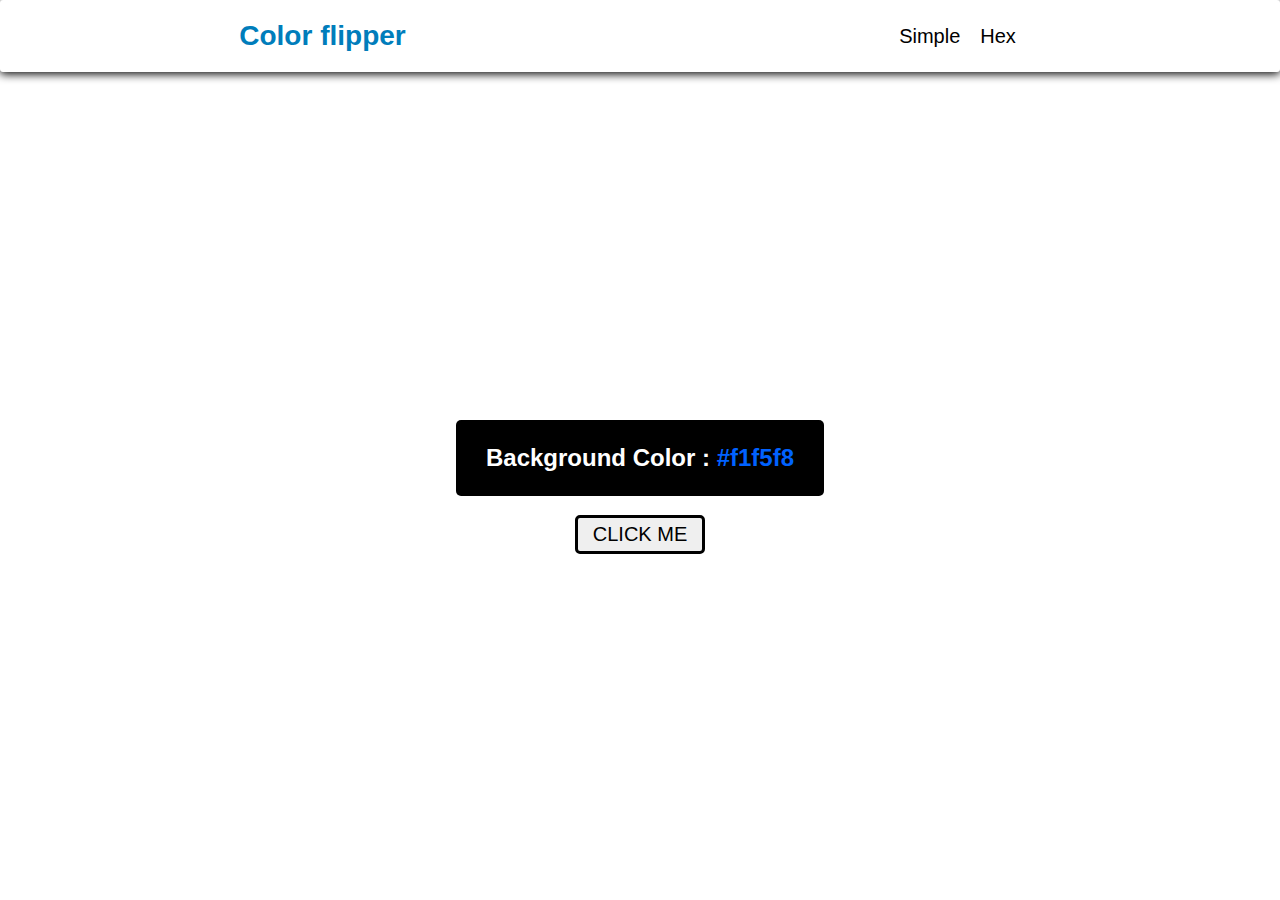
<file: Color-Flipper/index.html>
<!DOCTYPE html>
<html lang="en">
<head>
  <meta charset="UTF-8">
  <meta http-equiv="X-UA-Compatible" content="IE=edge">
  <meta name="viewport" content="width=device-width, initial-scale=1.0">
  <title>Color Flipper</title>
  <link rel="stylesheet" href="style.css">
</head>
<body>
  <nav>
    <div class="nav-center">
      <h4>Color flipper</h4>
      <ul class="nav-list">
        <li><a class="nav-link" href="index.html">Simple</a></li>
        <li><a class="nav-link" href="hex.html">Hex</a></li>
      </ul>
    </div>
  </nav>
  <main>
    <div class="container">
      <h2>background color : <span class="color">
        #f1f5f8
      </span></h2>
      <button class="btn btn-hero" id="btn">CLICK ME</button>
    </div>
  </main>

  <!-- Javascript -->
  <script src="app.js"></script>
</body>
</html>
</file>
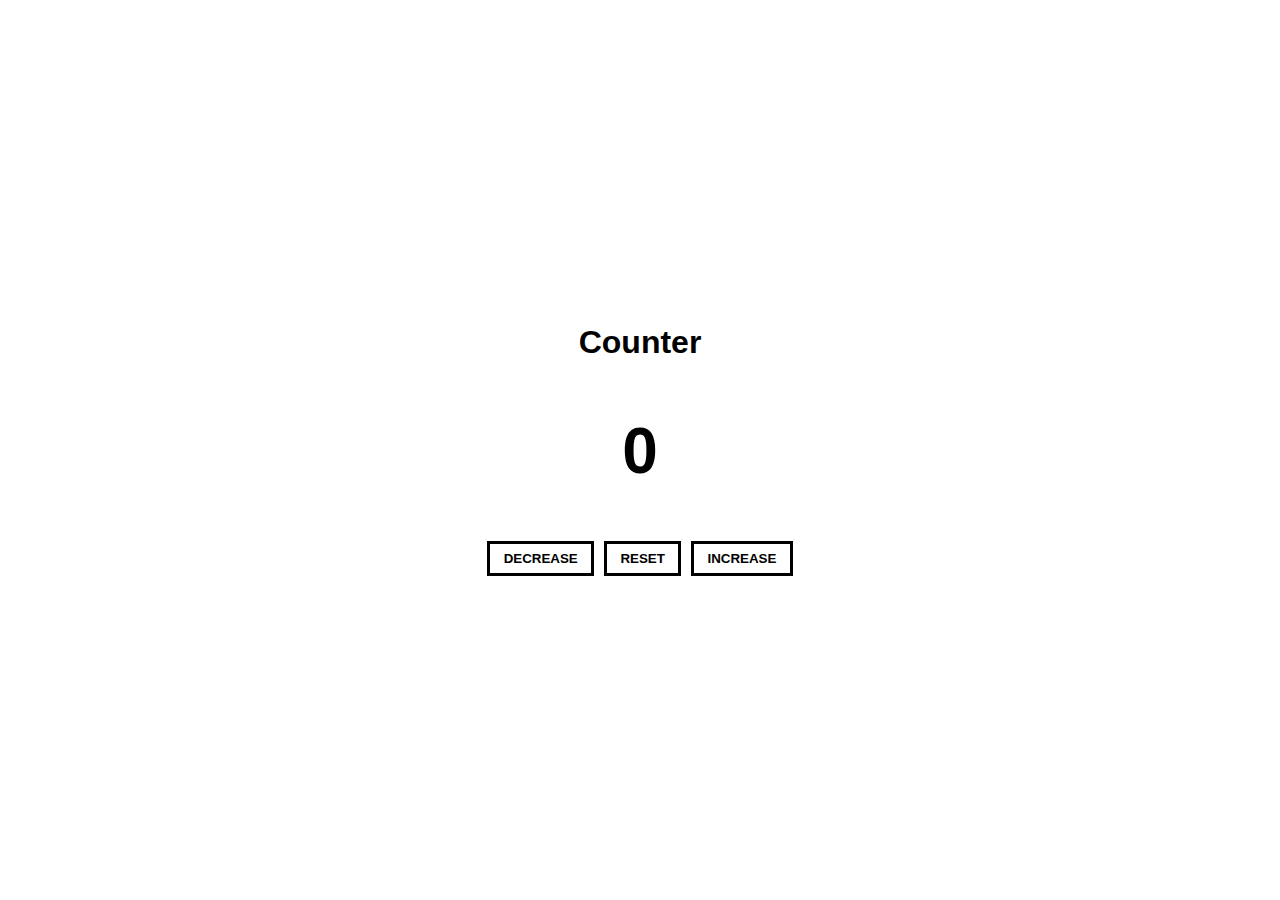
<file: Counter/index.html>
<!DOCTYPE html>
<html lang="en">
  <head>
    <meta charset="UTF-8" />
    <meta http-equiv="X-UA-Compatible" content="IE=edge" />
    <meta name="viewport" content="width=device-width, initial-scale=1.0" />
    <title>Counter</title>
    <link rel="stylesheet" href="style.css" />
  </head>
  <body>
    <main>
      <div class="container">
        <h3>Counter</h3>
        <h2 class="value" id="value">0</h2>
        <div class="row">
          <button class="btn decrease-btn" id="decrease-btn">DECREASE</button>
          <button class="btn reset-btn" id="reset-btn">RESET</button>
          <button class="btn increase-btn" id="increase-btn">INCREASE</button>
          
        </div>
      </div>
    </main>
    <script src="counter.js"></script>
  </body>
</html>
</file>
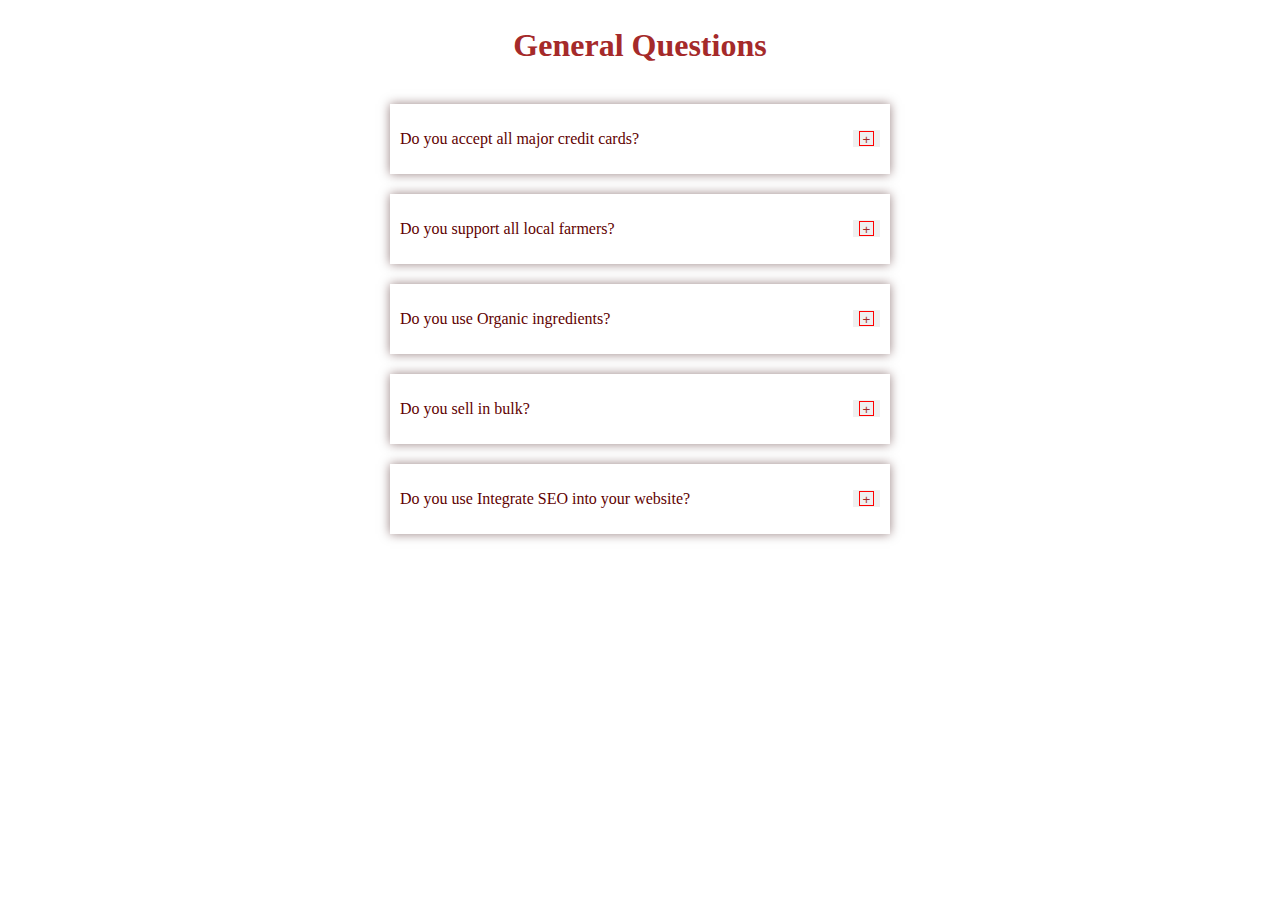
<file: Questions/index.html>
<!DOCTYPE html>
<html lang="en">
<head>
  <meta charset="UTF-8">
  <meta http-equiv="X-UA-Compatible" content="IE=edge">
  <meta name="viewport" content="width=device-width, initial-scale=1.0">
  <title>Questions</title>

  <link rel="stylesheet" href="style.css">
</head>
<body>
  <main>
    <section class="question-container container">
      <!-- title -->
      <div class="title">
        <h2>General Questions</h2>
      </div>

      <!-- sections -->
      <div class="section-center">
        <!-- Single questions -->
        <article class="question">
          <!-- Question title -->
          <div class="question-title">
            <p>Do you accept all major credit cards?</p>
            <button class="question-btn" type="button">
              <span class="plus-icon">+</span>
              <span class="minus-icon">-</span>
            </button>
          </div>

          <!-- Question text -->
          <div class="question-text">
            <hr>
            <p>Lorem ipsum dolor sit, amet consectetur adipisicing elit. Ipsum saepe rerum voluptas quae laudantium, perspiciatis odit doloremque dicta soluta temporibus!</p>
          </div>

        </article>
        <!-- End single questions -->

        <!-- Single questions -->
        <article class="question">
          <!-- Question title -->
          <div class="question-title">
            <p>Do you support all local farmers?</p>
            <button class="question-btn" type="button">
              <span class="plus-icon">+</span>
              <span class="minus-icon">-</span>
            </button>
          </div>

          <!-- Question text -->
          <div class="question-text">
            <hr>
            <p>Lorem ipsum dolor sit, amet consectetur adipisicing elit. Ipsum saepe rerum voluptas quae laudantium, perspiciatis odit doloremque dicta soluta temporibus!</p>
          </div>

        </article>
        <!-- End single questions -->

        <!-- Single questions -->
        <article class="question">
          <!-- Question title -->
          <div class="question-title">
            <p>Do you use Organic ingredients?</p>
            <button class="question-btn" type="button">
              <span class="plus-icon">+</span>
              <span class="minus-icon">-</span>
            </button>
          </div>

          <!-- Question text -->
          <div class="question-text">
            <hr>
            <p>Lorem ipsum dolor sit, amet consectetur adipisicing elit. Ipsum saepe rerum voluptas quae laudantium, perspiciatis odit doloremque dicta soluta temporibus!</p>
          </div>

        </article>
        <!-- End single questions -->

        <article class="question">
          <!-- Question title -->
          <div class="question-title">
            <p>Do you sell in bulk?</p>
            <button class="question-btn" type="button">
              <span class="plus-icon">+</span>
              <span class="minus-icon">-</span>
            </button>
          </div>

          <!-- Question text -->
          <div class="question-text">
            <hr>
            <p>Lorem ipsum dolor sit, amet consectetur adipisicing elit. Ipsum saepe rerum voluptas quae laudantium, perspiciatis odit doloremque dicta soluta temporibus!</p>
          </div>

        </article>
        <!-- End single questions -->

        <article class="question">
          <!-- Question title -->
          <div class="question-title">
            <p>Do you use Integrate SEO into your website?</p>
            <button class="question-btn" type="button">
              <span class="plus-icon">+</span>
              <span class="minus-icon">-</span>
            </button>
          </div>

          <!-- Question text -->
          <div class="question-text">
            <hr>
            <p>Lorem ipsum dolor sit, amet consectetur adipisicing elit. Ipsum saepe rerum voluptas quae laudantium, perspiciatis odit doloremque dicta soluta temporibus!</p>
          </div>

        </article>
        <!-- End single question -->
      </div>
    </section>
  </main>

  <!-- Script -->
  <script src="app.js"></script>
</body>
</html>
</file>
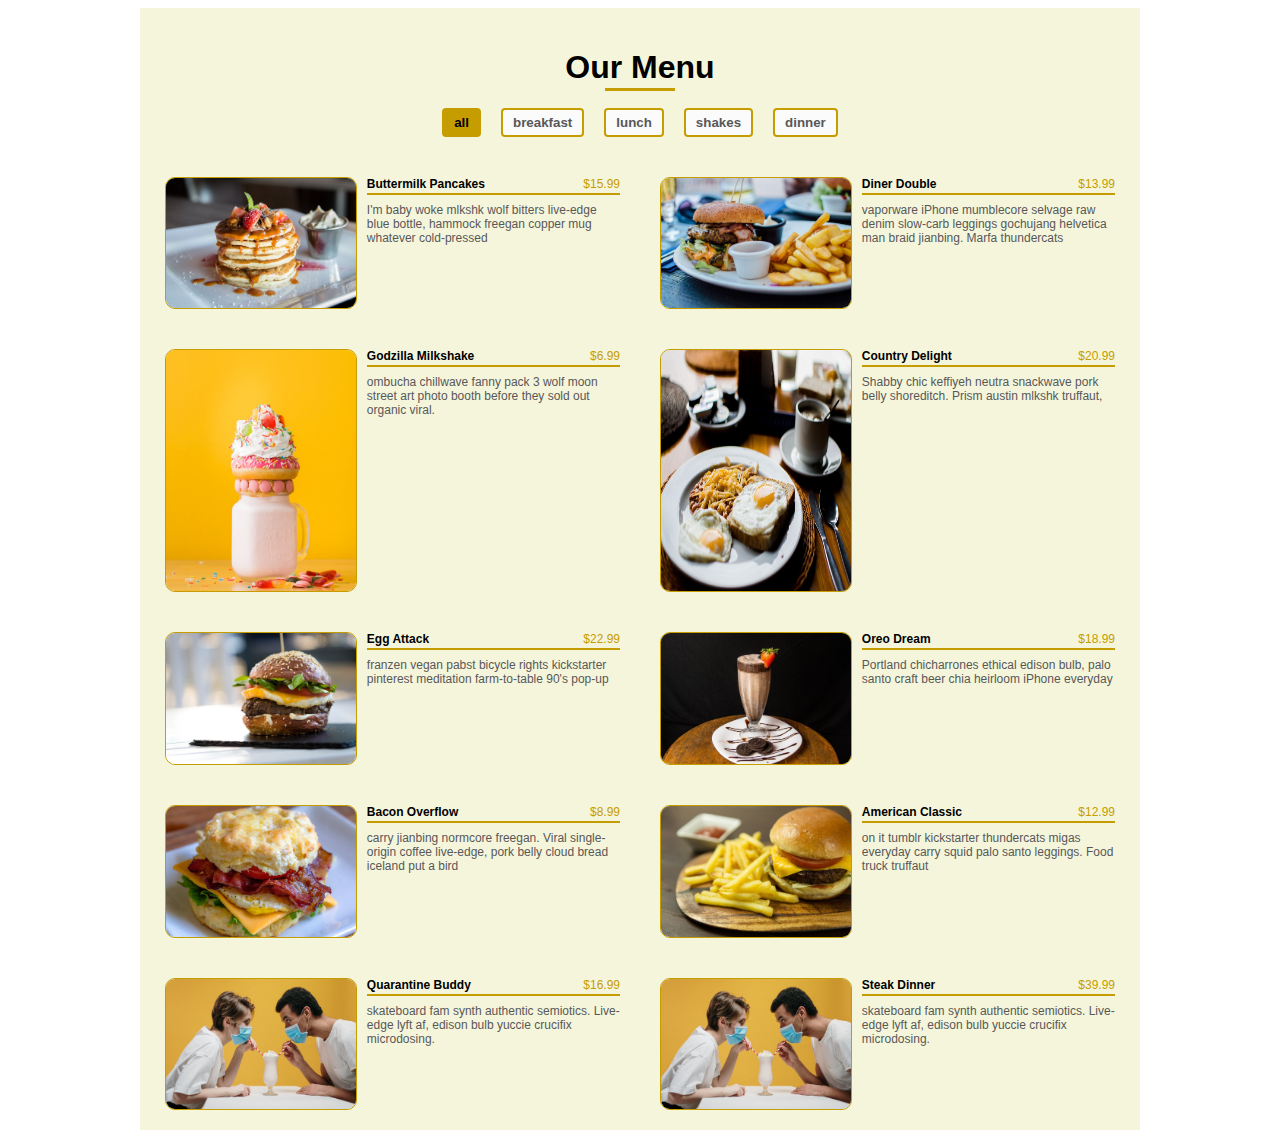
<file: Restaurant menu/index.html>
<!DOCTYPE html>
<html lang="en">
<head>
  <meta charset="UTF-8">
  <meta http-equiv="X-UA-Compatible" content="IE=edge">
  <meta name="viewport" content="width=device-width, initial-scale=1.0">
  <link rel="stylesheet" href="style.css">
  <title>Food Menu</title>
</head>
<body>
  <main>
    <div class="container padding">
      <h1 class="main-heading text-center">
        Our Menu
      </h1>

      <div class="categories">
        <ul aria-roledescription="List of categories" class="category-list flex-row">
          <!-- <li class="category-item"><button class="category-item_btn category-item_btn__selected" data-id="all">All</button></li>
          <li class="category-item"><button class="category-item_btn" data-id="breakfast">Breakfast</button></li>
          <li class="category-item"><button class="category-item_btn" data-id="lunch">Lunch</button></li>
          <li class="category-item"><button class="category-item_btn" data-id="shakes">Shakes</button></li> -->
        </ul>

        <div class="menu-list-container">

          <!-- Single menu item -->
          <article class="menu-item">
            <div class="img-container">
              <img src="images/menu-item.jpeg" class="menu-item_img" alt="menu item">
            </div>
            <div class="menu-item_details">
              <div class="menu-item-heading-container">
                <h4 class="menu-item-heading">
                  Buttermilk Pancakes
                </h4>
                <div class="price">$15.99</div>
              </div>

              <p class="description">
                Lorem ipsum, dolor sit amet consectetur adipisicing elit. Lorem ipsum dolor sit amet.
              </p>
            </div>
          </article>
          <!-- End of single menu item -->

        </div>

      </div>
    </div>
  </main>

  <script defer src="app.js"></script>
</body>
</html>
</file>
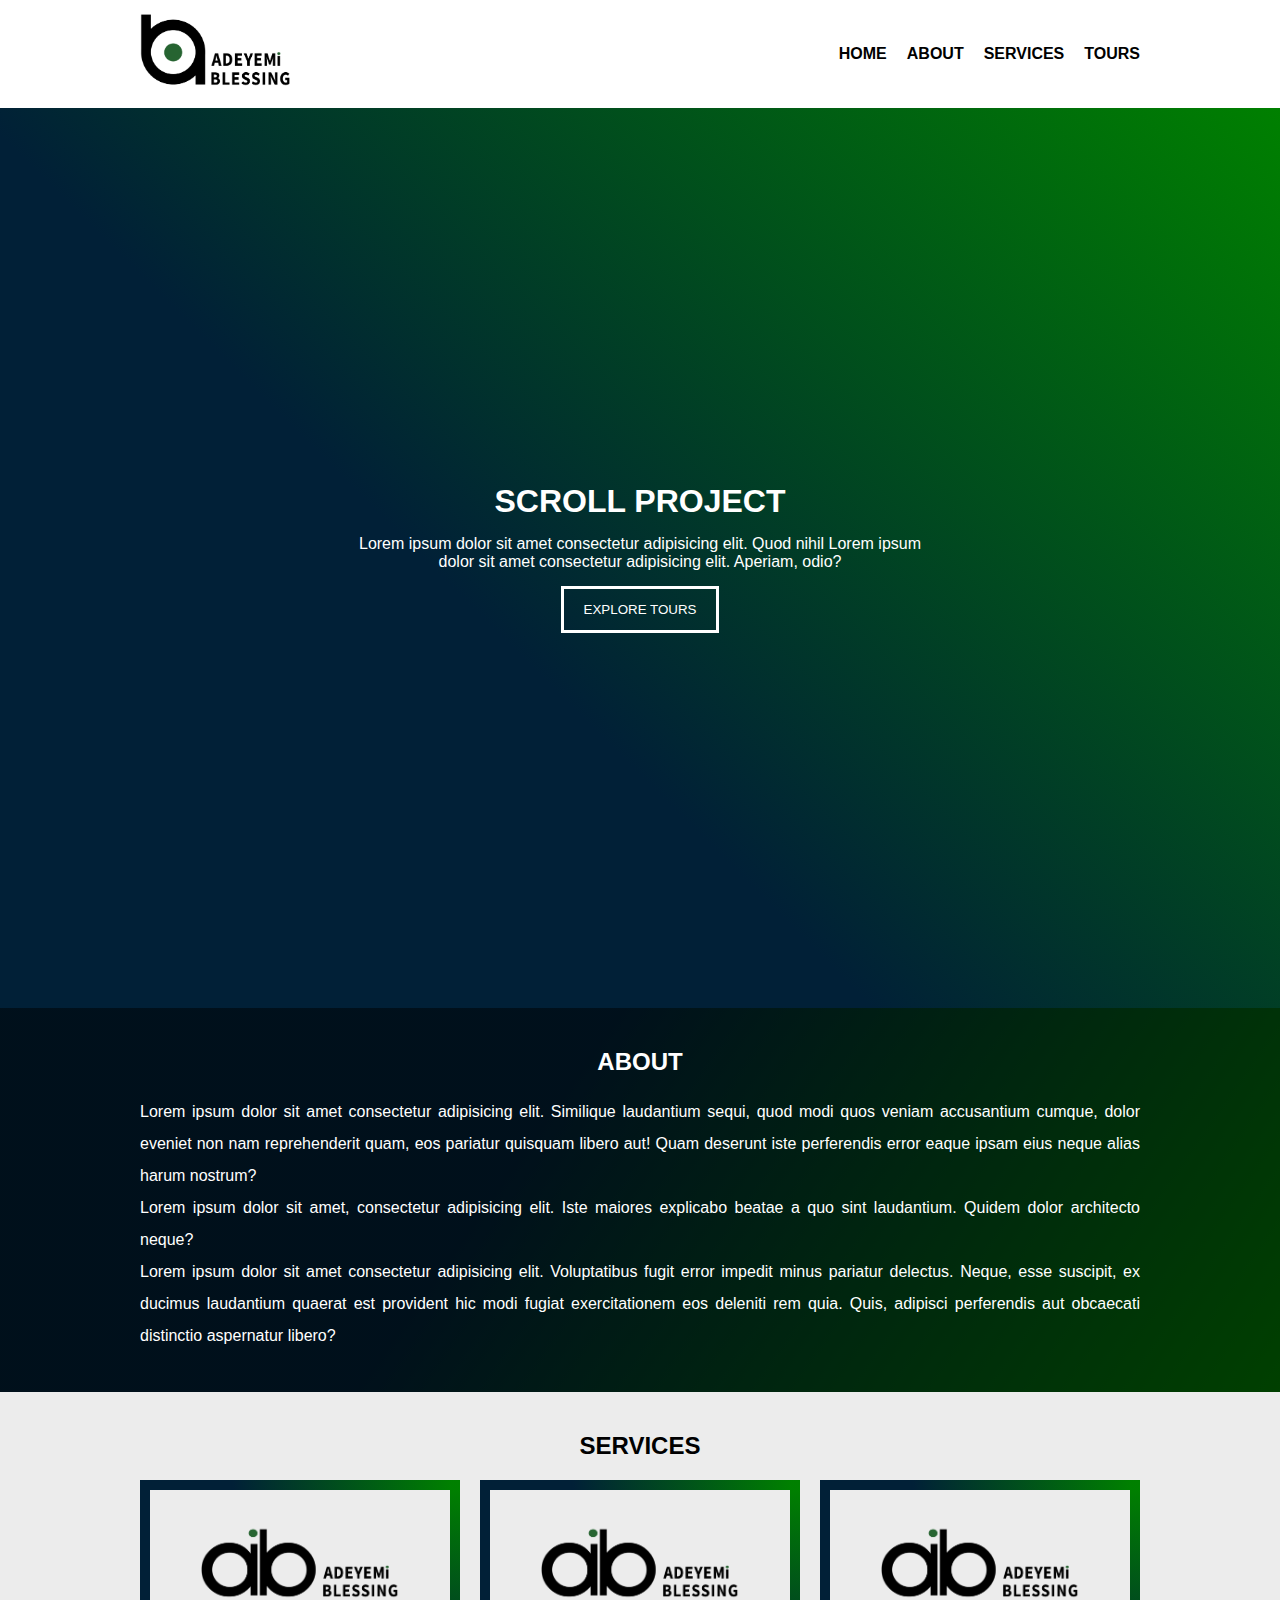
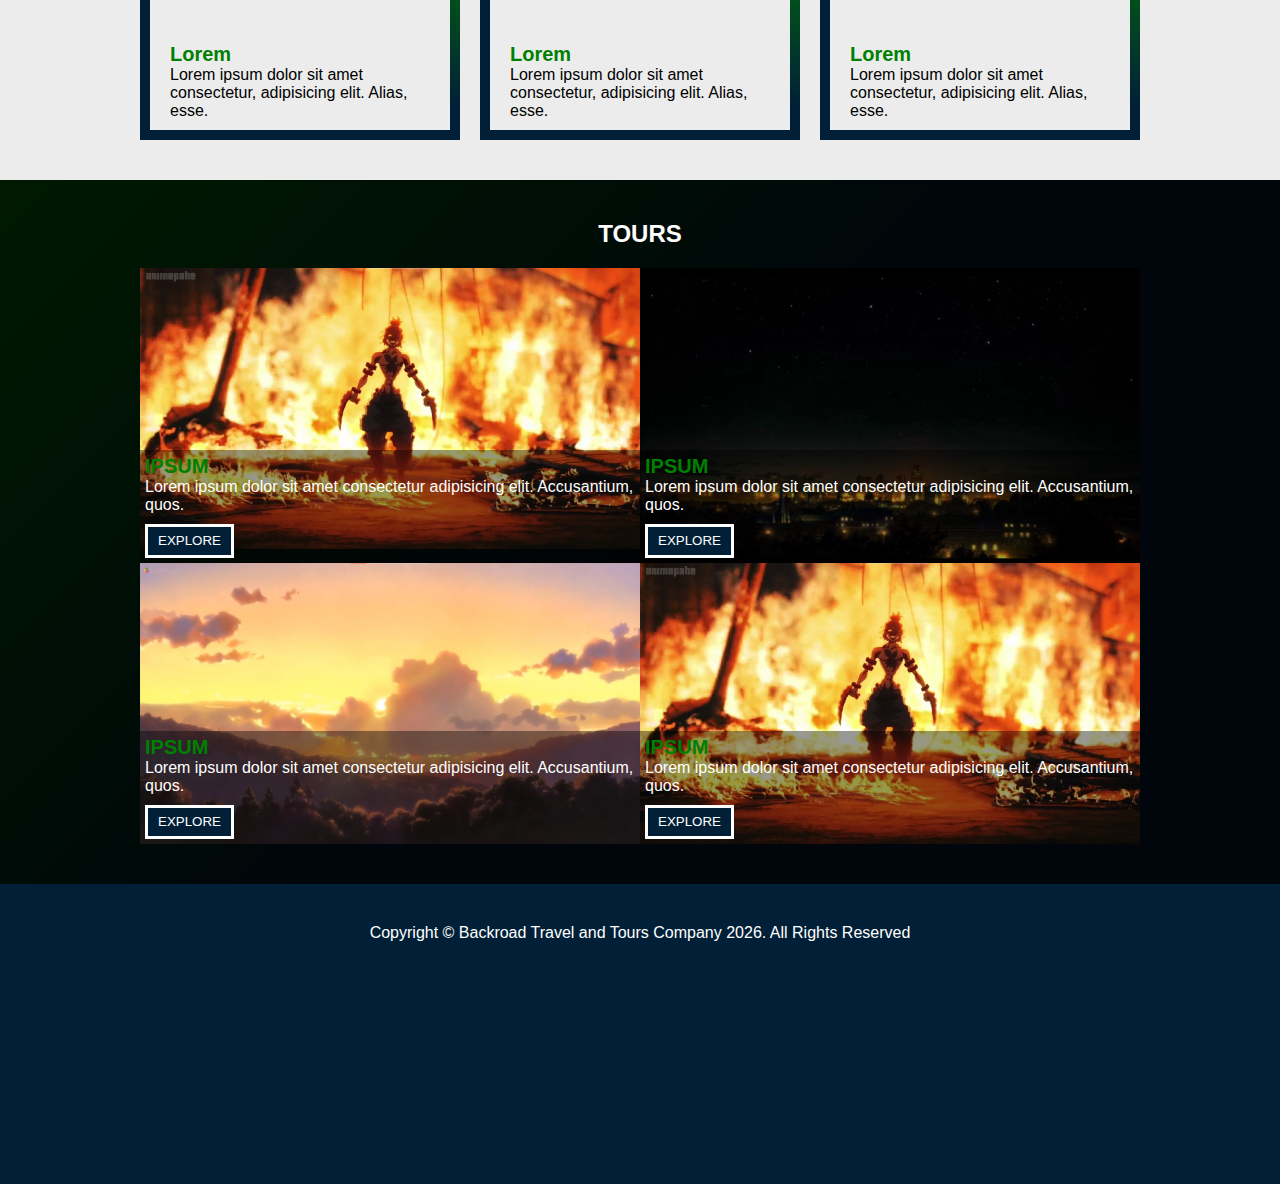
<file: Scroll Project/index.html>
<!DOCTYPE html>
<html lang="en">
  <head>
    <meta charset="UTF-8" />
    <meta http-equiv="X-UA-Compatible" content="IE=edge" />
    <meta name="viewport" content="width=device-width, initial-scale=1.0" />
    <title>Scroll Project</title>
    <link rel="stylesheet" href="./styles/style.css">
  </head>
  <body>

    <a href="#Home" id="back-to-top" class="back-to-top">
      <button type="button">
        Top
      </button>
    </a>
    <header class="header">
      <div class="container">
        <div class="logo-container">
          <a href="#Home" id="logo" class="logo">
            <img src="images/logo2.png" alt="Adeyemi Blessing" />
          </a>
          <button id="nav-button" type="button" class="nav-button">Show</button>
        </div>


        <nav id="nav-bar" class="navbar navbar-show">
          <ul id ="nav-list" class="nav-list">
            <li class="nav-item"><a href="#Home" class="nav-link">Home</a></li>
            <li class="nav-item"><a href="#About" class="nav-link">About</a></li>
            <li class="nav-item"><a href="#Services" class="nav-link">Services</a></li>
            <li class="nav-item"><a href="#Tours" class="nav-link">Tours</a></li>
          </ul>
        </nav>
      </div>
      
    </header>

    <main>
      <!-- Start of Hero Section -->
      <section id="Home" class="hero-section">
        <div class="container flex-column">
          <h1>Scroll Project</h1>
          <p class="hero-details">
            Lorem ipsum dolor sit amet consectetur adipisicing elit. Quod nihil
            Lorem ipsum dolor sit amet consectetur adipisicing elit. Aperiam, odio?
          </p>
          <button class="btn hero-btn">Explore Tours</button>
        </div>
      </section>
      <!-- End of Hero section -->

      
      <!-- Start of About section -->
      <section class="about-section section-padding">
        <div class="container">
          <h2 id="About">About</h2>
          <div class="about-details">
            <p>
            Lorem ipsum dolor sit amet consectetur adipisicing elit. Similique
            laudantium sequi, quod modi quos veniam accusantium cumque, dolor
            eveniet non nam reprehenderit quam, eos pariatur quisquam libero
            aut! Quam deserunt iste perferendis error eaque ipsam eius neque
            alias harum nostrum?
            </p>
            <p>
              Lorem ipsum dolor sit amet, consectetur adipisicing elit. Iste maiores explicabo beatae a quo sint laudantium. Quidem dolor architecto neque?
            </p>
            <p>
              Lorem ipsum dolor sit amet consectetur adipisicing elit. Voluptatibus fugit error impedit minus pariatur delectus. Neque, esse suscipit, ex ducimus laudantium quaerat est provident hic modi fugiat exercitationem eos deleniti rem quia. Quis, adipisci perferendis aut obcaecati distinctio aspernatur libero?
            </p>

          </div>

        </div>
      </section>
      <!-- End of About section -->

      <!-- Start of Services section -->
      <section class="services-section section-padding">
        <div class="container">
          <h2 id="Services">Services</h2>
          <div class="services">
            <div class="card">
              <div class="img-container">
                <img class="card-img" src="images/logo1.png" alt="" />
              </div>
              <div class="card-details">
                <h3>Lorem</h3>
                <p>
                  Lorem ipsum dolor sit amet consectetur, adipisicing elit.
                  Alias, esse.
                </p>
              </div>
            </div>

            <div class="card">
              <div class="img-container">
                <img class="card-img" src="images/logo1.png" alt="" />
              </div>
              <div class="card-details">
                <h3>Lorem</h3>
                <p>
                  Lorem ipsum dolor sit amet consectetur, adipisicing elit.
                  Alias, esse.
                </p>
              </div>
            </div>

            <div class="card">
              <div class="img-container">
                <img class="card-img" src="images/logo1.png" alt="" />
              </div>
              <div class="card-details">
                <h3>Lorem</h3>
                <p>
                  Lorem ipsum dolor sit amet consectetur, adipisicing elit.
                  Alias, esse.
                </p>
              </div>
            </div>
          </div>
        </div>
      </section>
      <!-- End of Services section -->

      <!-- Start of Tours Section -->
      <section class="tours-section section-padding">
        <div class="container">
          <h2 id="Tours">Tours</h2>
          <div class="tours">
            <div class="place card">
              <img src="./images/places/another one.jpg" alt="" />
              <div class="place-details">
                <h3>IPSUM</h3>
                <p>
                  Lorem ipsum dolor sit amet consectetur adipisicing elit.
                  Accusantium, quos.
                </p>
                <button>EXPLORE</button>
              </div>
            </div>
            <div class="place card">
              <img src="./images/places/night.jpg" alt="" />
              <div class="place-details">
                <h3>IPSUM</h3>
                <p>
                  Lorem ipsum dolor sit amet consectetur adipisicing elit.
                  Accusantium, quos.
                </p>
                <button>EXPLORE</button>
              </div>
            </div>
            <div class="place card">
              <img src="./images/places/wolf children.jpg" alt="" />
              <div class="place-details">
                <h3>IPSUM</h3>
                <p>
                  Lorem ipsum dolor sit amet consectetur adipisicing elit.
                  Accusantium, quos.
                </p>
                <button>EXPLORE</button>
              </div>
            </div>
            <div class="place card">
              <img src="./images/places/another one.jpg" alt="" />
              <div class="place-details">
                <h3>IPSUM</h3>
                <p>
                  Lorem ipsum dolor sit amet consectetur adipisicing elit.
                  Accusantium, quos.
                </p>
                <button>EXPLORE</button>
              </div>
            </div>
          </div>
        </div>
      </section>
    </main>

    <footer class="section-padding">
      <div class="container">
        <p class="copyright">
          Copyright &copy Backroad Travel and Tours Company
          <span id="date" class="date"></span>. All Rights Reserved
        </p>
      </div>
    </footer>

    <script src="scripts/app.js"></script>
  </body>
</html>
</file>
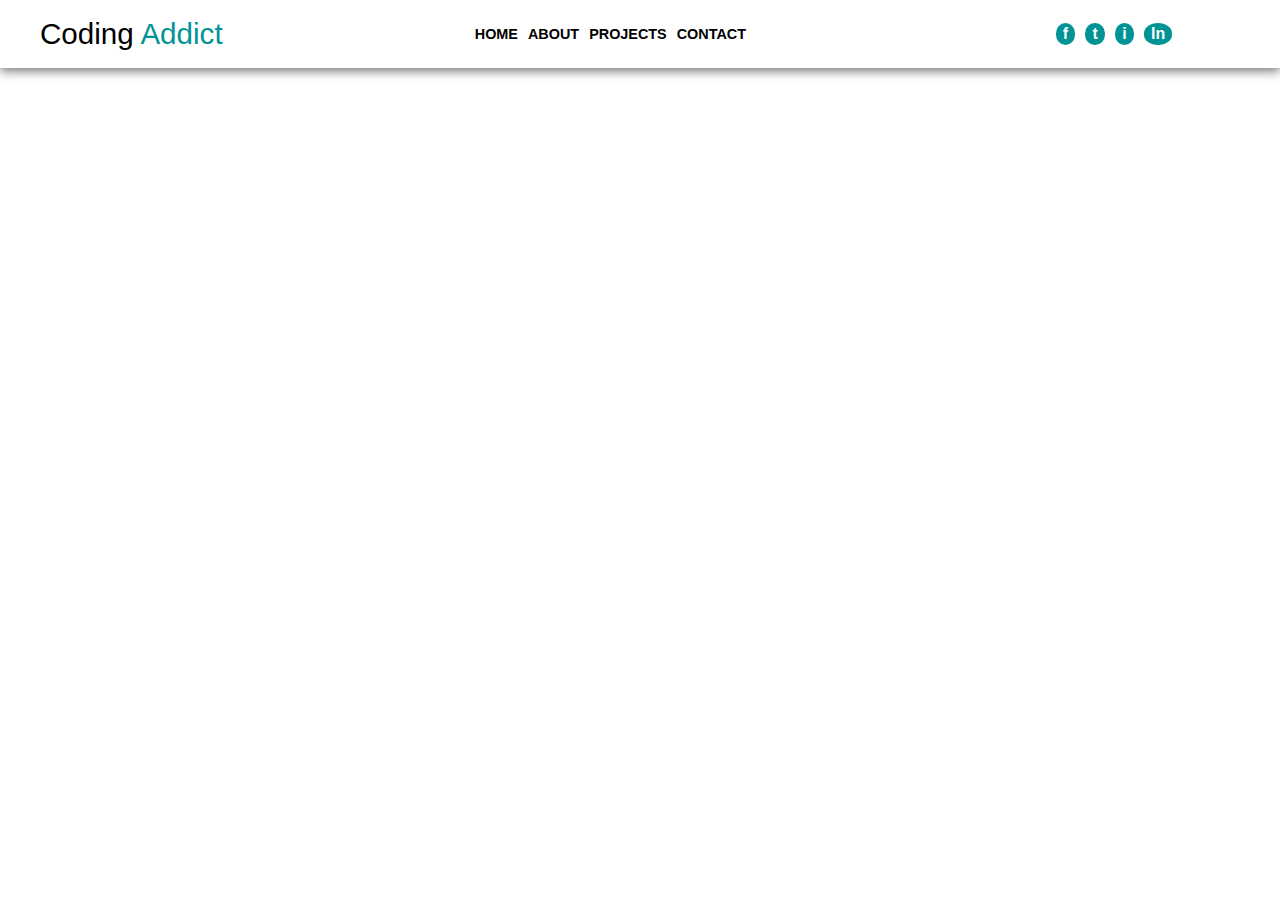
<file: side-bar/index.html>
<!DOCTYPE html>
<html lang="en">
  <head>
    <meta charset="UTF-8" />
    <meta http-equiv="X-UA-Compatible" content="IE=edge" />
    <meta name="viewport" content="width=device-width, initial-scale=1.0" />
    <title>coding addict</title>
    <link rel="stylesheet" href="style.css" />
  </head>
  <body>
    <header>
      <div class="container header">
        <div class="logo-label">
          <a class="logo" id="logo">Coding <span>Addict</span></a>

          <button id="nav-toggle-btn" class="nav-toggle-btn">__</button>
        </div>

        <aside class="sidebar" id="sidebar">
          <button class="close-sidebar-btn" id="close-sidebar-btn">X</button>
          <ul class="nav_list">
            <li class="nav_item"><a href="#" class="nav_link">Home</a></li>
            <li class="nav_item"><a href="#" class="nav_link">About</a></li>
            <li class="nav_item"><a href="#" class="nav_link">Projects</a></li>
            <li class="nav_item"><a href="#" class="nav_link">Contact</a></li>
          </ul>
          <div class="social-media">
            <div class="sm-icon"><a href="#" class="social_link">f</a></div>
            <div class="sm-icon"><a href="#" class="social_link">t</a></div>
            <div class="sm-icon"><a href="#" class="social_link">i</a></div>
            <div class="sm-icon"><a href="#" class="social_link">ln</a></div>
          </div>
        </aside>
      </div>
    </header>
    <script class="header-handler" src="sidebar.js"></script>
  </body>
</html>
</file>
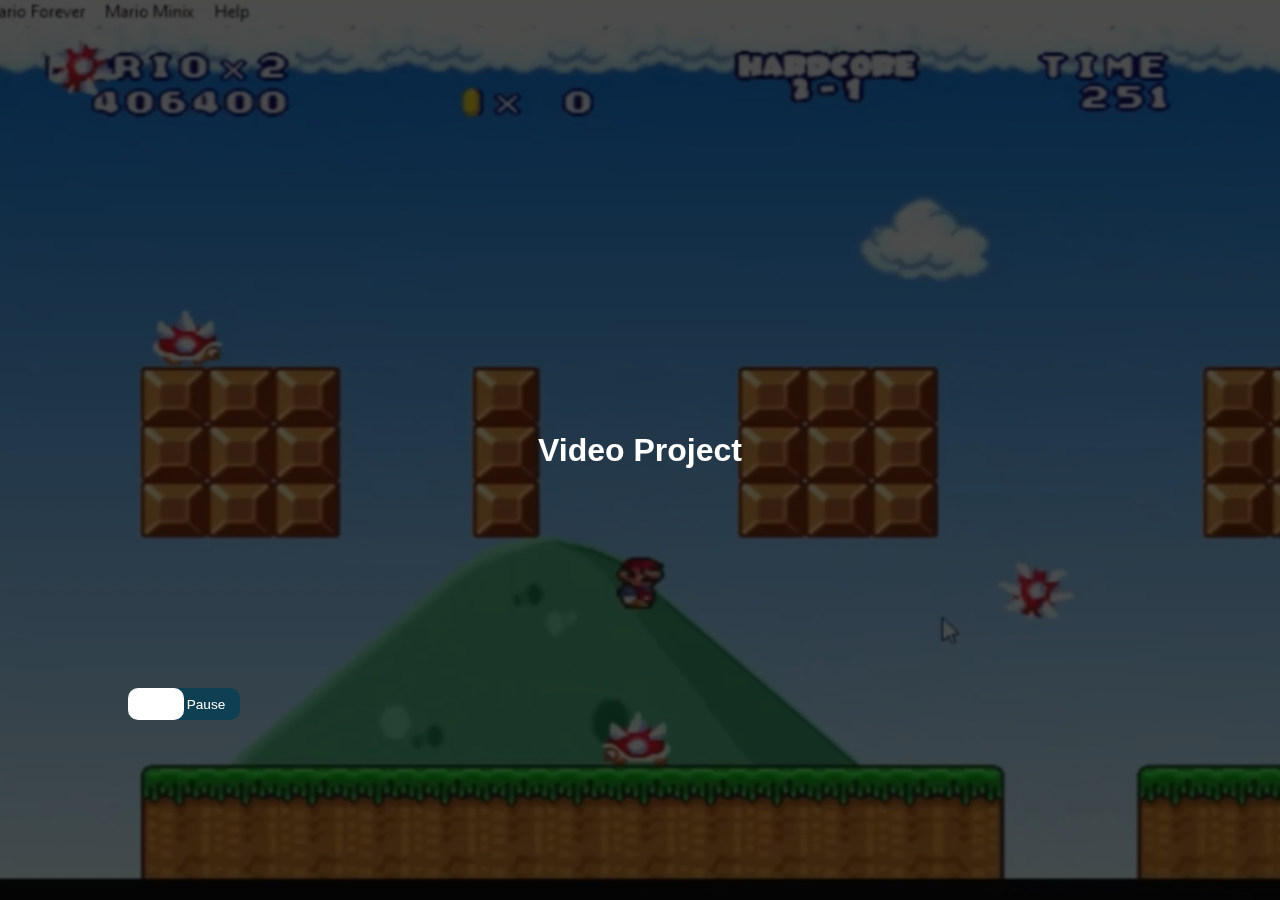
<file: Video/index.html>
<!DOCTYPE html>
<html lang="en">
<head>
  <meta charset="UTF-8">
  <meta http-equiv="X-UA-Compatible" content="IE=edge">
  <meta name="viewport" content="width=device-width, initial-scale=1.0">
  <title>Video Player</title>
  <link rel="stylesheet" href="style.css">
</head>
<body>
  <main>
    <!-- preloader -->
    <div class="preloader">
      <img src="preloaders/preloader.gif" alt="" srcset="">
    </div>

    <!-- header -->
    <header>
        <video class="video-container" muted autoplay loop>
          <source src="./videos/video2.mp4" type="video/mp4">
          browser does not support video
        </video>
      <h1>
        Video Project
      </h1>

      <!-- video switch -->
      <button class="switch-btn">
        <span>
          play
        </span>
        <span>
          pause
        </span>
        <span class="switch"></span>
        </span>
      </button>
    </header>
    <section>
      <!-- header end -->
    </section>
  </main>

  <script src="app.js"></script>
</body>
</html>
</file>
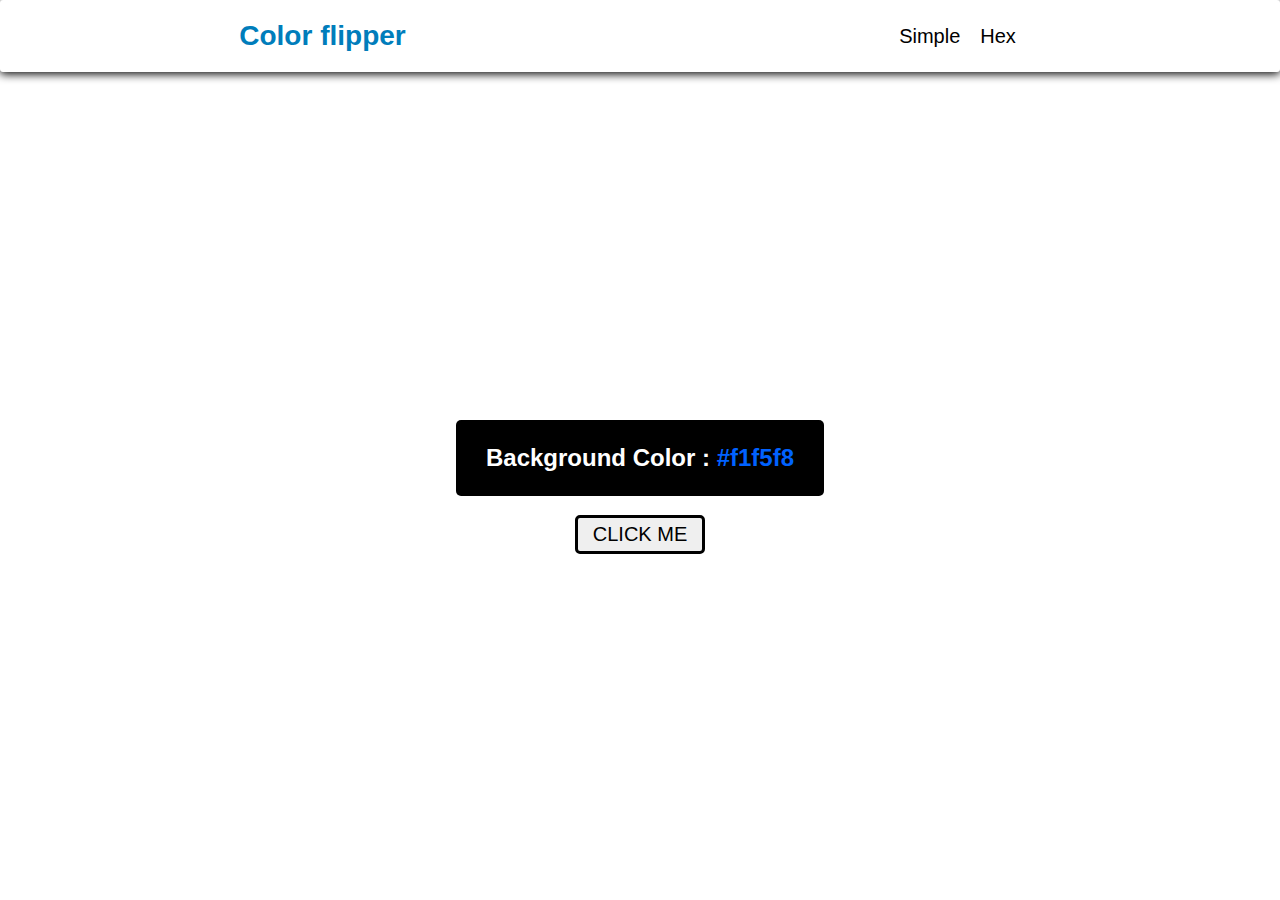
<file: Color-Flipper/hex.html>
<!DOCTYPE html>
<html lang="en">
<head>
  <meta charset="UTF-8">
  <meta http-equiv="X-UA-Compatible" content="IE=edge">
  <meta name="viewport" content="width=device-width, initial-scale=1.0">
  <title>Color Flipper | Hex</title>
  <link rel="stylesheet" href="style.css">
</head>
<body>
  <nav>
    <div class="nav-center">
      <h4>Color flipper</h4>
      <ul class="nav-list">
        <li><a class="nav-link" href="index.html">Simple</a></li>
        <li><a class="nav-link" href="hex.html">Hex</a></li>
      </ul>
    </div>
  </nav>
  <main>
    <div class="container">
      <h2>background color : <span class="color">
        #f1f5f8
      </span></h2>
      <button class="btn btn-hero" id="btn">CLICK ME</button>
    </div>
  </main>

  <!-- Javascript -->
  <script src="hex.js"></script>
</body>
</html>
</file>
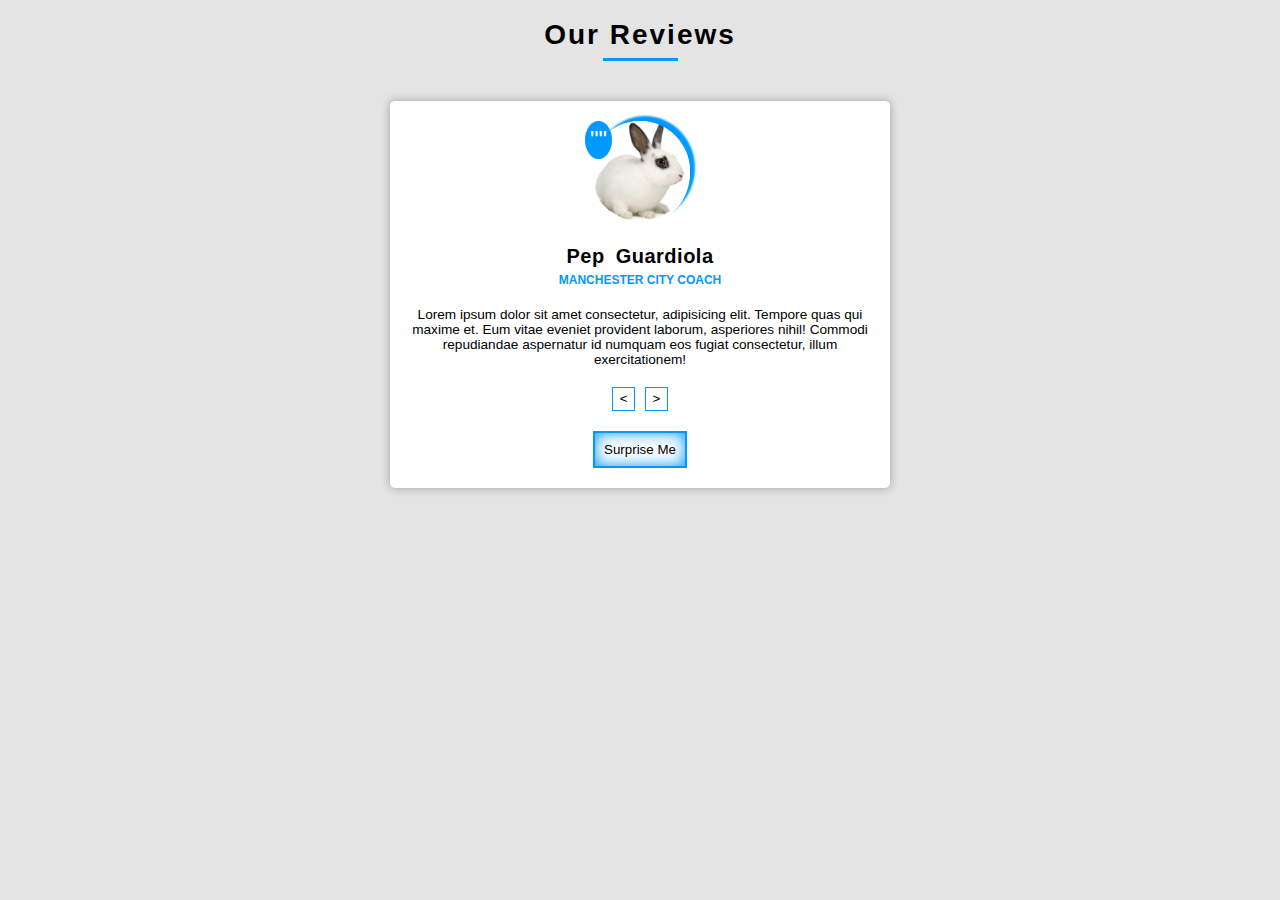
<file: Review-card/Review-page.html>
<!DOCTYPE html>
<html lang="en">
<head>
  <meta charset="UTF-8">
  <meta http-equiv="X-UA-Compatible" content="IE=edge">
  <meta name="viewport" content="width=device-width, initial-scale=1.0">
  <title>Review Page</title>
  <link rel="stylesheet" href="styles/styles.css">
  <script src="script/api-request.js"></script>
</head>
<body>
  <section class="review-section">
    <div class="container">
      <!-- Heading -->
      <h1 class="heading">
        Our Reviews
      </h1>

      <div class="card">
        <!-- Image part -->
        <div class="img-container">
          <img class="img" src="images/images (25).jpg" id="person-img" alt="">
        </div>
        <!-- name of author -->
        <p class="name" id="name">Pep Guardiola</p>

        <!-- Title, position -->
        <p class="title" id="title">MANCHESTER CITY COACH</p>

        <!-- Comment -->
        <p class="review" id="review">
          Lorem ipsum dolor sit amet consectetur, adipisicing elit. Tempore quas qui maxime et. Eum vitae eveniet provident laborum, asperiores nihil! Commodi repudiandae aspernatur id numquam eos fugiat consectetur, illum exercitationem!
        </p>

        <!-- previous and next buttons -->
        <div class="directions" id="directions">
          <button class="prev-btn" id="previous"><</button>
          <button class="next-btn" id="next">></button>
        </div>

        <!-- Surprise me- show random comments -->
        <button class="surprise-btn" id="random-btn">
          Surprise Me
        </button>
      </div>

    </div>
  </section>  

  <script src="script/script.js"></script>
</body>
</html>
</file>
<file: Color-Flipper/style.css>
*,*::after, *::before{
  box-sizing: border-box;
}
body{
  font-family: sans-serif;
  margin: 0;
}
button{
  margin: 0;
  padding: 0;
}
nav{
  padding: 0 15px;
  background-color: white;
  border-radius: 3px;
  box-shadow: 0 2px 10px rgb(0, 0, 0);

  position: relative;
  z-index: 1000;
}

.nav-center{
  display: flex;
  
  /* background-color: blue; */
  align-items: center;
  justify-content: center;
  gap: 20px;

  padding: 20px 0;
}

h4{
  flex: 1;
  text-align: center;
  /* background-color: green; */
  color: rgb(0, 125, 187);
  margin: 0;
  font-size: 1.75rem;
  
  /* padding: 0; */
}

.nav-list{
  flex: 1;

  list-style: none;
  display: flex;
  align-items: center;
  justify-content: center;
  padding: 0;
  margin: 0;
  /* background-color: yellow; */
  gap: 20px;
}

.nav-link{
  text-decoration: none;
  color: black;
  font-size: 1.25rem;
}

.container{
  display: flex;
  flex-direction: column;
  align-items: center;
  justify-content: center;
  height: 90vh;
  background-color: inherit;
}

h2{
  text-transform: capitalize;
  background-color: black;
  color: white;
  padding: 1em 1.25em;
  border-radius: 5px;
}

h2 .color{
  color: rgb(0, 98, 255);
  text-transform: lowercase;
}

.btn{
  border-radius: 5px;
  border: 3px solid black;
  font-size: 1.25rem;
}

.btn-hero{

  align-self: center;
  padding: .25em .75em;
}

.btn-hero:active, .btn-hero:hover{
  background-color: gray;
}
</file>
<file: Counter/style.css>
*, *::after,*::before{
  box-sizing: border-box;
}

body{
  font-family: sans-serif;
  margin: 0;
}

.container {
  display: flex;
  flex-direction: column;
  align-items: center;
  justify-content: center;
  padding-top: 80px;
  padding-bottom: 80px;
  height: 100vh;
}

.row{
  display: flex;
  gap: 10px;
}

h3{
  font-size: 2rem;
  margin: 0;
}

h2{
  font-size: 4rem;
}

.btn{
  border: 3px solid black;
  background-color: white;
  padding: .5em 1em;
  font-weight: bold;
  transition: all 0.15s;
}

.btn:active, .btn:hover{
  background-color: black;
  color: white;
}
</file>
<file: Questions/style.css>
*, *::after, *::before{
  box-sizing: border-box;
}

.container{
  width: 100%;
  max-width: 500px;
  margin: 0 auto;
  border: none;
}

.title{
  margin-bottom: 40px;
}


.title h2{
  text-align: center;
  font-size: 2rem;
  color: brown;
}

.question{
  box-shadow: 0 0 10px rgb(50, 6, 6, .5);
  margin-bottom: 20px;
  padding: 10px;
  
}

.question-title{
  display: flex;
  justify-content: space-between;
}

.question-title p{
  color: rgb(95, 1, 1);
}

.question-title button{
  align-self: center;
  border: none;
  color: brown;

  display: flex;
  flex-direction: column;
  gap: 10px;
}

.question-title button span{
  border: 1px solid red;
  width: 15px;
  height: 15px;
}



.question-title button:active{
  background-color: rgb(191, 191, 191);
}

/* hide text */
.question-text{
  overflow: hidden;
  height: 0;
  transition: all 1s;
}

.show-text .question-text{
  height: auto;
  overflow: auto;
}

.minus-icon {
  display: none;
}

.show-text .minus-icon{
  display: inline;
}

.show-text .plus-icon{
  display: none;
}
</file>
<file: Restaurant menu/style.css>
*, *::after, *::before{
  box-sizing: border-box;
}

body{
  font-family: sans-serif;

  --color1: black;
  --color2: rgb(88, 88, 88);
  --accent: rgb(197, 157, 0);
}

button{
  padding: 5px 10px;
}

img{
  max-width: 100%;
}

.container{
  width: 100%;
  max-width: 1000px;
  margin: 0 auto;
  background-color: beige;
}

/* utilities */

.text-center{
  text-align: center;
}

.flex-row{
  display: flex;
  justify-content: space-between;
}

.padding{
  padding: 20px 0;
}


/* elements styling */
.main-heading{
  position: relative;
}

.main-heading::after{
  content: " ";
  background-color: var(--accent);

  position: absolute;
  bottom: -5px;
  left: 50%;
  transform: translateX(-50%);

  width: 70px;
  height: 3px;

}

.category-list{
  list-style: none;
  padding: 0;
  margin: 0;

  gap: 20px;
  justify-content: center;
}

.category-item_btn{
  border: 2px solid var(--accent);
  border-radius: 4px;
  color: var(--color2);
  background-color: rgb(251, 251, 251);
  font-weight: 600;

  transition: all .5s;
}

.category-item_btn:hover, 
.category-item_btn:active{
  background-color:var(--accent);
}

.category-item_btn__selected{
  background-color: var(--accent);
  color: black;
}

/* Menu list styling starts here */
.menu-list-container{
  width: 95%;
  margin: 0 auto;
  margin-top: 40px;

  display: grid;
  grid-template-columns: 1fr 1fr;
  gap: 40px;
}


/* styling of eaxh menu item starts here */
.menu-item{
  width: 100%;
  gap: 10px;
  display: flex;
  
  /* -webkit-transition: all 6s ease;
  -moz-transition: all 6s ease;
  -o-transition: all 6s ease;
  -ms-transition: all 6s ease;
  transition: all 6s ease; */
}


.img-container{
  flex: .75;
  overflow: hidden;
  border: 1px solid var(--accent);
  border-radius: 10px;

  /* float: left;
  height: 200px;
  width: 200px; */
}

.menu-item_img{
  /* border: 2px solid var(--accent);
  border-radius: 10px; */
  /* width: 100%; */
  transform: scale(1);
  height: 100%;
  -webkit-transition: all .5s ease;
  -moz-transition: all .5s ease;
  -o-transition: all .5s ease;
  -ms-transition: all .5s ease;
  transition: all .5s ease;
}

.menu-item:hover .menu-item_img{
  /* transform: rotate(-20deg); */


  transform: scale(1.3);
  
  /* filter: blur(3px); */
  /* -webkit-filter: blur(3px); */

  /* border-radius: 50%; */

  /* border-width: 30px; */
}

.menu-item_details{
  flex: 1;
}

.menu-item-heading-container{
  display: flex;
  justify-content: space-between;
  align-items: center;
  position: relative;

  font-size: .75rem;
}

.menu-item-heading-container::after{
  content: " ";

  position: absolute;
  bottom: -4px;

  width: 100%;
  height: 2px;
  
  border: none;

  background-color: var(--accent);
}

.menu-item-heading{
  color: var(--color1);
  text-transform: capitalize;
  padding: 0;
  margin: 0;
}

.price{
  color: var(--accent);
}

.menu-item_details > .description{
  color: var(--color2);
  font-size: .75rem;
}

@media screen and (max-width: 650px) {
  .menu-list-container{
    display: block;
  }

  .menu-item{
    margin-bottom: 20px;
  }
}
</file>
<file: Scroll Project/styles/style.css>
/* box-sizing */
*,
*::before,
*::after {
  box-sizing: border-box;
}

html {
  --font-size-sm: 0.75rem;
  --font-size-base: 1rem;
  --font-size-md: 1.25rem;
  --font-size-lg: 1.5rem;
  --font-size-xl: 1.75rem;
  --font-size-xxl: 2rem;
  --font-size-xxxl: 2.25rem;

  font-family: sans-serif;

  scroll-behavior: smooth;
  transition: all 1s;
}

body {
  margin: 0;
}

h1,
h2,
h3,
h4,
h5,
h6,
p {
  margin: 0;
  padding: 0;
}

button {
  border: 3px solid white;
  background-color: green;
  color: white;
  text-transform: uppercase;
  padding: 0.5em 0.75em;
}
img {
  max-width: 100%;
}

/* Utility styles */

.container {
  width: 90%;
  max-width: 1000px;
  /* background-color: rgb(226, 226, 226); */
  margin: 0 auto;
}

.flex-column {
  display: flex;
  flex-direction: column;
}

.section-padding {
  padding: 40px 0;
  min-height: 300px;
}

/* mobile-first styling */

header {
  background-color: transparent;

  /* opacity: 0.5; */
}
.logo-container {
  display: flex;
  align-items: center;
  justify-content: space-between;
}
#logo img {
  font-size: var(--font-size-md);
  width: 150px;
}

.navbar {
  /* visibility: hidden; */
  display: none;
  /* height: 0; */
  overflow: hidden;
  /* background-color:; */
  transition: all .5s;
}

.header-fixed{
  position: fixed;
  top: 0;
  left: 0;
  right: 0;
  z-index: 2000;
  background-color: rgb(255, 255, 255);
  opacity: 0.5;
}

.navbar-show{
  display: block;
  height: auto;
  /* visibility: visible; */
  
  /* transition: all 3s; */
}

.nav-list {
  list-style: none;
  padding: 0;
  color: black;
}

.nav-item {
  padding: 15px 10px;
  margin-bottom: 10px;

  transition: all .5s;
}

.nav-item:hover {
  padding-left: 20px;
  padding-top: 20px;
  padding-bottom: 10px;
  background-color: rgb(1, 32, 55);
}

.nav-item:hover .nav-link {
  color: white;
}

.nav-link {
  text-decoration: none;
  text-transform: capitalize;
  font-size: var(--font-size-base);
  font-weight: 600;
  color: black;
}

.header-fixed .nav-link{
  color: black;
}

/* Styling for hero section */
.hero-section {
  min-height: 100vh;
  background-color: yellow;
  display: flex;
  align-items: center;

  background-image: linear-gradient(45deg, rgb(1, 32, 55) 40%, green);
}

.hero-section .flex-column {
  gap: 15px;
}

h1 {
  text-transform: uppercase;
  color: white;
  font-size: var(--font-size-xxl);
  font-weight: bold;
}

.hero-details {
  font-size: var(--font-size-base);
  color: white;
  text-align: justify;
  max-width: 600px;

}

.hero-btn {
  padding: 1em 1.5em;
  align-self: flex-start;
  background-color: transparent;
  transition: all 1s;
}

.hero-btn:hover{
  background-color: white;
  color: green;
  transform: scale(1.2);
}

/* about section styling */
.about-section {
  background-color: rgba(0, 0, 0, 0.5);
  background-image: linear-gradient(125deg, rgb(1, 32, 55) 40%, green);
  background-blend-mode: multiply;
  color: white;
}

h2 {
  text-align: center;
  text-transform: uppercase;
  margin-bottom: 20px;
}

.about-details {
  text-align: justify;
  line-height: 2;
}

/* End of about section */

.services-section {
  background-color: rgba(0, 0, 0, 0.074);
  /* background-image: linear-gradient(300deg,rgb(1, 17, 30) 40%, green); */
  background-blend-mode: multiply;
}

.services {
  display: flex;
  flex-direction: column;

  /* display: grid;
  grid-template-rows: auto auto; */
  gap: 20px;

  align-items: center;
  justify-content: center;
}

.services .card {
  align-self: center;

  border-width: 10px;
  border-color: blue;
  border-style: solid;
  border-image: linear-gradient(45deg, rgb(1, 32, 55) 60%, green);
  border-image-slice: 1;
}

.card {
  /* background-color: rgb(151, 61, 61); */
  display: flex;
  flex-direction: column;
  overflow: hidden;
  padding: 10px 20px;
  border: none;
  border-radius: 4px;
  margin: 0 auto;
}

.card .img-container {
  /* background-color: yellow; */
  text-align: center;
}

.card-img {
  /* width: 100%; */
  width: 200px;
}

.card h3 {
  font-size: var(--font-size-md);
  color: green;
}

/* Tours section */
.two-col-grid-container {
  display: grid;
  grid-template-columns: 1fr 1fr;
}

.tours-section {
  background-color: rgba(0, 0, 0, 0.8);
  background-image: linear-gradient(-45deg, rgb(1, 32, 55) 50%, green);
  background-blend-mode: multiply;
}

.tours-section h2{
  color: white;
}
.tours {
  display: grid;
  gap: 10px;
}

.place {
  position: relative;
  overflow: hidden;

  padding: 0;
  border: none;
  border-radius: 0;
  /* margin: 0; */
}

.place img{
  transition: all 1s;
}
.place:hover img{
  transform: scale(1.3);
}

.place-details {
  position: absolute;
  left: 0;
  right: 0;
  bottom: 0;
  background-color: rgba(0, 0, 0, 0.4);
  color: white;

  padding: 5px;
}
.place-details p {
  margin-bottom: 10px;
}

.place-details button {
  background-color: rgb(1, 32, 55);
}
/* End of tours styling */

/* Footer styling */
footer{
  background-color: rgb(1, 32, 55);
  color: white;
}
.copyright{
  text-align: center;
}


/* Back to top button */
.back-to-top{
  position: fixed;
  bottom: 10px;
  right: 10px;
  z-index: 1000;

  visibility: hidden;
}

.back-to-top-show{
  visibility: visible;
  
}


.back-to-top a{
  text-decoration: none;
  color: white;
  font-weight: bold;
}
.back-to-top a:active{
  background-color: transparent;
}

/* Media query from 800px and upwards */

@media screen and (min-width: 800px) {

  /* Header starts here */
  .header{
    display: flex;
    justify-content: space-between;
    align-items: center;
  }

  .header .container{
    display: flex;
    justify-content: space-between;
    align-items: center;
  }

  .logo-container .nav-button{
    display: none;
  }

  .nav-list{
    display: flex;
    gap: 20px;
    padding: 0;
    margin: 0;
  }
  .nav-item{
    padding: 0;
    margin: 0;

    position: relative;

    transition: all 3s;
  }
  .nav-item:hover{
    padding: 0;
    background-color: transparent;
  }


  .nav-item:hover::before{
    content: " ";
    position: absolute;
    bottom: -2px;
    left: 0;
    right: 0;
    background-color: green;
    height: 3px;
    width: 100%;
  }

  .nav-link{
    text-transform: uppercase;
  }

  .hero-section .flex-column{
    align-items: center;
  }

  .hero-details{
    text-align: center;
  }
  .hero-btn{
    align-self: center;
  }

  /* services styling starts here*/

  .services{
    flex-direction: row;
  }

  /* services styling ends here */

  /* tours styling starts here */
  .tours{
    grid-template-columns: 1fr 1fr;
    gap: 0;
  }
}
</file>
<file: side-bar/style.css>
/* mobile first */
*, *::after,*::before{
  box-sizing: border-box;
}

body{
  margin: 0;
  font-family: sans-serif;
}

header{ 
  box-shadow: 0 3px 10px rgba(0, 0, 0, 0.551);
}

.container{
  margin: 0 auto;
  width: 95%;
  max-width: 1200px;
}

.header{
  padding: 10px 0;
}

.logo{
  margin: 0;
  padding: 0;
  font-size: 1.85rem;

  /* background-color: burlywood; */
}

.logo-label{
  display: flex;
  justify-content: space-between;
  align-items: center;
  /* background-color: brown; */
}
.nav-toggle{
  display: none;
}
.nav-toggle-btn{
  font-size: 18px;
  font-weight: bolder;
  padding: 16px;
  padding: 0;
  height: 30px;
  position: relative;
  color: rgb(1, 147, 150);
  transition: all .25s;
}

.nav-toggle-btn_open{
  transform: rotate(90deg);
}


.nav-toggle-btn::after, .nav-toggle-btn::before{
  content: '__';
  position: absolute;
}
.nav-toggle-btn::after{
  top: -10px;
  left: 0;
  right: 0;
}
.nav-toggle-btn::before{
  top: -3px;
  left: 0;
  right: 0;
}


.logo span{
  color: rgb(1, 147, 150);
}

.sidebar{
  visibility: visible;
  height: auto;

  padding-top: 10px;
  padding-bottom: 10px;
  width: 100%;
  max-width: 600px;

  background-color: rgba(176, 176, 176, 0.73);
  margin: 0;

  position: fixed;
  left: 0;
  bottom: 10px;
  top: 53px;

  display: flex;
  flex-direction: column;
  justify-content: space-between;
  transition: all .15s;
  transform: translate(-100%, 0);
}
/* .sidebar:hover{
  transform: translate(-100%, 0)
} */
.show-sidebar{
  transform: translate(0, 0);
}

.close-sidebar-btn{
  position: absolute;
  right: 10px;
  top: 5px;

  background-color: transparent;
  color: red;
  font-size: 20px;
  font-weight: bold;
  border: none;
  transition: all .3s;
}

.close-sidebar-btn:hover{
  /* transform: rotate(180deg); */
  font-size: 30px;
}

.nav_list{
  list-style: none;
  padding: 10px 0;
  margin: 0;
  /* background-color: chartreuse; */
}

.nav_item{
  padding: 10px 15px;
  margin: 5px 0;
  transition: all .15s;
}

.nav_item:hover{
  background-color: rgb(1, 147, 150);
  padding-top: 15px;
  padding-bottom: 5px;
  padding-left: 40px;
}
.nav_item:hover .nav_link{
  color: white;
}

.nav_link{
  text-transform: uppercase;
  font-weight: 700;
  font-size: .9rem;
}

.social-media{
  display: flex;
  justify-content: center;
  gap: 10px;
}

.social_link, .nav_link{
  text-decoration: none;
  color: black;
}

.sm-icon{
  padding: .1em .45em;
  background-color: rgb(1, 147, 150);
  border-radius: 50%;
  transition: all .3s;
}

.sm-icon:hover{
  transform: translate(0, -20px);
}

.social_link{
  color: white;
  font-weight: bold;
}

@media screen and (min-width: 701px) {
  .nav-toggle-btn{
    display: none;
  }

  .close-sidebar-btn{
    display: none;
  }

  .header{
    display: flex;
    justify-content: space-between;
    gap: 10px;
  }

  /* .logo-label{
    background-color: burlywood;
  } */

  .sidebar{
    all: unset;
    position: static;

    display: flex;
    flex: 1;

    flex-direction: row;
    align-items: baseline;
  }

  .nav_list{
    display: flex;
    gap: 10px;
    align-items:baseline;
    justify-content: center;

    /* background-color: cornflowerblue; */
    flex: 1.5;
  }

  .nav_item:hover .nav_link{
    color: black;
  }
  .nav_item, .nav_item:hover{
    padding: 0;
    background-color: transparent;
  }

  .nav_item{
    position: relative;
  }

  .nav_item:hover::before{
    content: '';
    position: absolute;
    bottom: -5px;
    width: 100%;
    height: 5px;
    background-color:rgb(1, 147, 150);
  }

  .social-media{
    flex: .5;
    align-items: baseline;
    /* background-color: blanchedalmond; */
  }
}
</file>
<file: Video/style.css>
*,*::after, *::before{
  box-sizing: border-box;
}


body{
  margin: 0;
  font-family: sans-serif;
}

header{
  min-height: 100vh;
  position: relative;
  display: grid;
  place-items: center;
}


.preloader{
  position: fixed;
  top: 0;
  left: 0;
  right: 0;
  bottom: 0;
  background-color: black;
  display: grid;
  justify-content: center;
  align-items: center;
  visibility: visible;
  z-index: 999;
  transition: all .5s;
}

.hide-preloader{
  z-index: -999;
  visibility: hidden;
}

.video-container{
  position: absolute;
  top: 0;
  left: 0;
  width: 100%;
  height: 100%;
  object-fit: cover;
  z-index: -1;
}

h1{
  z-index: 20;
  color: white;
}

.switch-btn{
  position: absolute;
  left: 10%;
  bottom: 20%;
  width: 7rem;
  height: 2rem;
  display: flex;
  border-radius: 10px;
  align-items: center;
  justify-content: space-around;
  border: none;
  transition: all .5s;
  background-color: rgb(14, 63, 82);

  z-index: 20;
}

.switch-btn span{
  display: inline-block;
  font-size: .85rem;
  cursor: pointer;
  text-transform: capitalize;
  color: white;
}

.switch{
  position: absolute;
  width: 50%;
  height: 100%;
  top: 0;
  left: 0;
  background-color: white;
  border-radius: 10px;
  margin: 0;
  display: block;
  transition: all .5s;
}

.slide .switch{
  left: 50%;
}

header::after{
  content: "";
  position: absolute;
  top: 0;
  left: 0;
  width: 100%;
  height: 100%;
  background: rgba(0, 0, 0, 0.7);
  z-index: 10;
}
</file>
<file: Review-card/styles/styles.css>
*,*::after,*::before{
  box-sizing: border-box;
}

body{
  margin: 0;
  padding: 0;
  background-color: rgb(228, 228, 228);
  font-family: sans-serif;
}
p{
  margin: 0;
}

img{
  max-width: 100%;
}

button{
  border: 1px solid rgb(0, 153, 255);
  background-color: white;
  padding: .25em .5em;
}
button:active{
  background-color: rgb(0, 153, 255);
  color: rgb(186, 245, 253);
  transition: all .15s;
}
button:hover{
  padding: .25em .65em;
}

.container {
  width: 95%;
  max-width: 500px;
  /* background-color: burlywood; */
  margin: 0 auto;
}

.heading{
  font-family: sans-serif;
  font-size: 1.75rem;
  letter-spacing: 2px;
  text-align: center;
  position: relative;
  display: flex;
  justify-content: center;
  /* background-color: chartreuse; */
}

.heading::before{
  content: "";
  position: absolute;
  bottom: -10px;
  width: 15%;

  /* width: 100%; */
  height: 3px;
  color: black;
  background-color: rgb(0, 153, 255);
}

.card{
  margin-top: 50px;
  padding: 20px;
  background-color: white;
  border: none;
  border-radius: 5px;
  box-shadow: 0 0 10px rgba(0, 0, 0, 0.30);


  display: flex;
  flex-direction: column;
  align-items: center;
}

.img{
  border-radius: 50%;
  width: 100px;
  }
  
.img-container{
  /* background-color: burlywood; */
  width: auto;
  border-radius: 50%;
  box-shadow: 5px -5px 2px rgb(0, 153, 255);

  position: relative;
}

.img-container::before{
  content: '""';
  background-color:rgb(0, 153, 255);
  padding: 5px;
  border-radius: 50%;
  color: white;
  
  font-size: 1.5rem;
  position: absolute;
  top: 0;
  left: -5px;
}

.name{
  margin-top: 20px;
  margin-bottom: 5px;
  font-weight: bold;
  font-size: 1.25rem;
  letter-spacing: .5px;
  word-spacing: 5px;
}

.title{
  margin-bottom: 20px;
  font-size: .75rem;
  font-weight: bold;
  color:rgb(0, 153, 255);
}

.review{
  text-align: center;
  font-size: .85rem; 
  margin-bottom: 20px;
}

.directions{
  margin-bottom: 20px;
}
.prev-btn{
  margin-right: 5px;
}

.surprise-btn{
  padding: .7em;
  border-width: 2px;
  /* border-radius: 10px; */
  box-shadow: inset 0 0 15px rgb(0, 153, 255);
}
.surprise-btn:hover{
  padding: .75em .95em;
}
</file>
